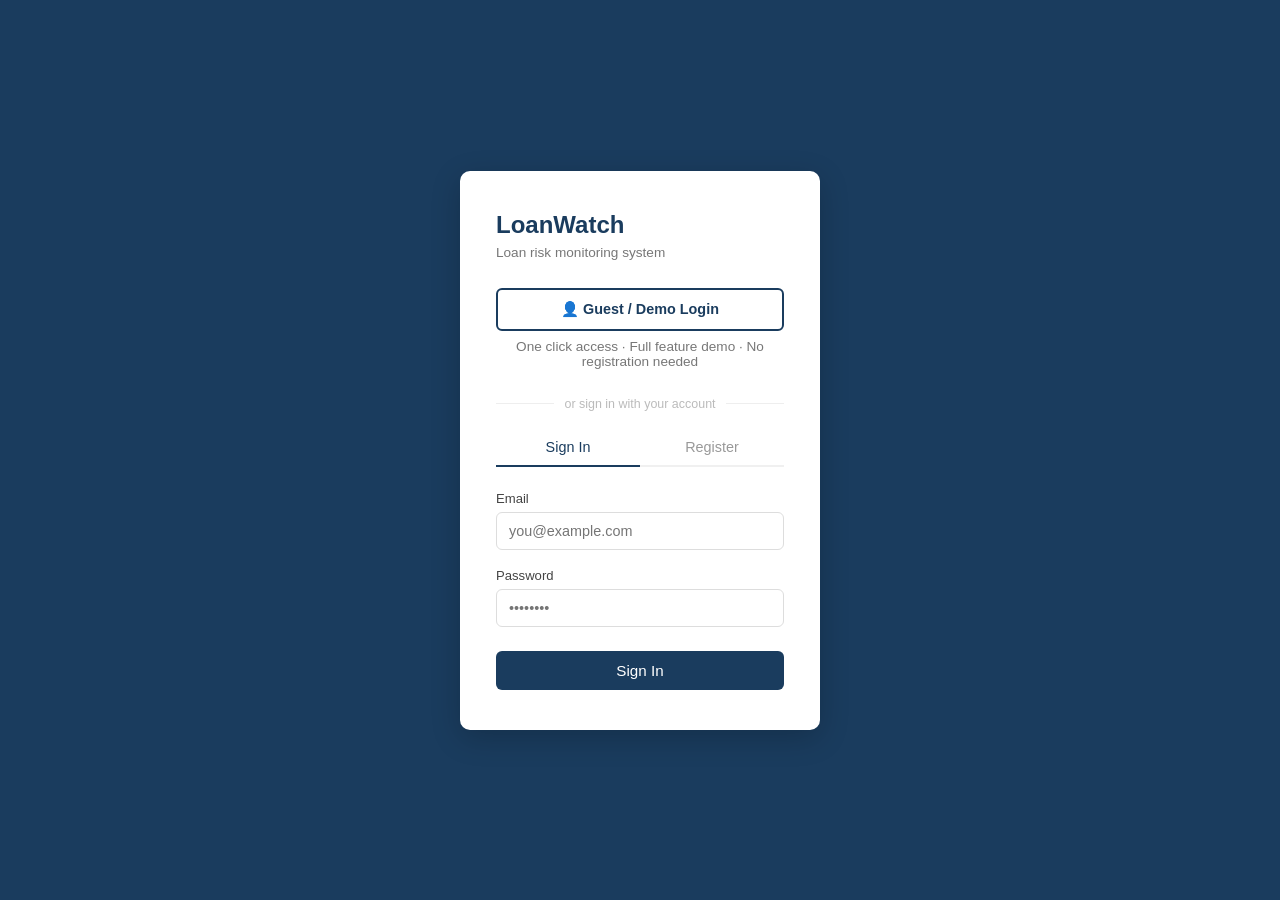
<file: src/main/resources/static/index.html>
<!DOCTYPE html>
<html lang="en">
<head>
    <meta charset="UTF-8">
    <meta name="viewport" content="width=device-width, initial-scale=1.0">
    <title>LoanWatch – Login</title>
    <link rel="stylesheet" href="style.css">
    <style>
        .tabs {
            display: flex;
            margin-bottom: 24px;
            border-bottom: 2px solid #f0f0f0;
        }

        .tab {
            flex: 1;
            text-align: center;
            padding: 10px;
            cursor: pointer;
            font-size: 0.9rem;
            font-weight: 500;
            color: #999;
            border-bottom: 2px solid transparent;
            margin-bottom: -2px;
        }

        .tab.active {
            color: #1a3c5e;
            border-bottom-color: #1a3c5e;
        }

        .tab-panel {
            display: none;
        }

        .tab-panel.active {
            display: block;
        }

        .success-msg {
            color: #27ae60;
            font-size: 0.82rem;
            margin-top: 12px;
            text-align: center;
            display: none;
        }

        .role-select {
            width: 100%;
            padding: 10px 12px;
            border: 1px solid #ddd;
            border-radius: 6px;
            font-size: 0.9rem;
            outline: none;
            background: white;
            color: #333;
        }

        .role-select:focus {
            border-color: #1a3c5e;
        }

        .divider {
            display: flex;
            align-items: center;
            gap: 10px;
            margin: 18px 0;
        }

        .divider hr {
            flex: 1;
            border: none;
            border-top: 1px solid #eee;
        }

        .divider span {
            font-size: 0.78rem;
            color: #bbb;
        }

        .btn-guest {
            width: 100%;
            padding: 11px;
            background: white;
            color: #1a3c5e;
            border: 2px solid #1a3c5e;
            border-radius: 6px;
            font-size: 0.9rem;
            cursor: pointer;
            font-weight: 600;
            display: flex;
            align-items: center;
            justify-content: center;
            gap: 8px;
        }

        .btn-guest:hover {
            background: #f0f4f8;
        }

        .guest-note {
            font-size: 0.75rem;
            color: #aaa;
            text-align: center;
            margin-top: 8px;
        }
    </style>
</head>
<body>

<div class="login-wrapper">
    <div class="login-card">
        <h2>LoanWatch</h2>
        <p>Loan risk monitoring system</p>

        <button class="btn-guest" style="margin-top: 20px;" onclick="guestLogin()">
            👤 Guest / Demo Login
        </button>
        <p class="guest-note">One click access · Full feature demo · No registration needed</p>

        <div class="divider">
            <hr><span>or sign in with your account</span><hr>
        </div>

        <div class="tabs">
            <div class="tab active" onclick="switchTab('login')">Sign In</div>
            <div class="tab" onclick="switchTab('register')">Register</div>
        </div>

        <!-- Login -->
        <div class="tab-panel active" id="loginPanel">
            <div class="form-group">
                <label>Email</label>
                <input type="email" id="loginEmail" placeholder="you@example.com">
            </div>
            <div class="form-group">
                <label>Password</label>
                <input type="password" id="loginPassword" placeholder="••••••••">
            </div>
            <button class="btn-primary" onclick="login()">Sign In</button>
            <p class="error-msg" id="loginErr"></p>
        </div>

        <!-- Register -->
        <div class="tab-panel" id="registerPanel">
            <div class="form-group">
                <label>Full Name</label>
                <input type="text" id="regName" placeholder="Raj Vaibhav">
            </div>
            <div class="form-group">
                <label>Email</label>
                <input type="email" id="regEmail" placeholder="you@example.com">
            </div>
            <div class="form-group">
                <label>Password</label>
                <input type="password" id="regPassword" placeholder="••••••••">
            </div>
            <div class="form-group">
                <label>Role</label>
                <select class="role-select" id="regRole">
                    <option value="MANAGER">Manager</option>
                    <option value="ADMIN">Admin</option>
                    <option value="FIELD_AGENT">Field Agent</option>
                </select>
            </div>
            <button class="btn-primary" onclick="register()">Create Account</button>
            <p class="error-msg" id="registerErr"></p>
            <p class="success-msg" id="registerSuccess">Account created! You can now sign in.</p>
        </div>
    </div>
</div>

<script>
    // Always show the login page. Users must explicitly choose Sign In or Guest.
    // dashboard.html already redirects back here if no token is found.

    function switchTab(tab) {
        document.querySelectorAll('.tab').forEach(t => t.classList.remove('active'));
        document.querySelectorAll('.tab-panel').forEach(p => p.classList.remove('active'));

        if (tab === 'login') {
            document.querySelectorAll('.tab')[0].classList.add('active');
            document.getElementById('loginPanel').classList.add('active');
        } else {
            document.querySelectorAll('.tab')[1].classList.add('active');
            document.getElementById('registerPanel').classList.add('active');
        }
    }

    async function doLogin(email, password) {
        const res = await fetch(`/api/auth/login?email=${encodeURIComponent(email)}&password=${encodeURIComponent(password)}`, {
            method: 'POST'
        });
        const token = await res.text();
        if (!res.ok || token.toLowerCase().includes('not found') || token.toLowerCase().includes('wrong')) {
            return { error: token };
        }
        return { token };
    }

    async function guestLogin() {
        const btn = document.querySelector('.btn-guest');
        btn.textContent = 'Logging in...';
        btn.disabled = true;

        const result = await doLogin('demo@loanwatch.com', 'demo123');

        if (result.error) {
            btn.textContent = '👤 Guest / Demo Login';
            btn.disabled = false;
            alert('Demo account not ready yet. Please restart the server.');
            return;
        }

        localStorage.setItem('token', result.token);
        window.location.href = 'dashboard.html';
    }

    async function login() {
        const email = document.getElementById('loginEmail').value.trim();
        const password = document.getElementById('loginPassword').value.trim();
        const errEl = document.getElementById('loginErr');

        errEl.style.display = 'none';

        if (!email || !password) {
            errEl.textContent = 'Please fill in all fields';
            errEl.style.display = 'block';
            return;
        }

        const result = await doLogin(email, password);

        if (result.error) {
            errEl.textContent = result.error;
            errEl.style.display = 'block';
            return;
        }

        localStorage.setItem('token', result.token);
        window.location.href = 'dashboard.html';
    }

    async function register() {
        const name = document.getElementById('regName').value.trim();
        const email = document.getElementById('regEmail').value.trim();
        const password = document.getElementById('regPassword').value.trim();
        const role = document.getElementById('regRole').value;
        const errEl = document.getElementById('registerErr');
        const successEl = document.getElementById('registerSuccess');

        errEl.style.display = 'none';
        successEl.style.display = 'none';

        if (!name || !email || !password) {
            errEl.textContent = 'Please fill in all fields';
            errEl.style.display = 'block';
            return;
        }

        const res = await fetch(`/api/auth/register?name=${encodeURIComponent(name)}&email=${encodeURIComponent(email)}&password=${encodeURIComponent(password)}&role=${role}`, {
            method: 'POST'
        });

        const msg = await res.text();

        if (msg.toLowerCase().includes('already')) {
            errEl.textContent = msg;
            errEl.style.display = 'block';
            return;
        }

        successEl.style.display = 'block';
        setTimeout(() => switchTab('login'), 1500);
    }

    document.addEventListener('keydown', (e) => {
        if (e.key === 'Enter') {
            const activePanel = document.querySelector('.tab-panel.active').id;
            if (activePanel === 'loginPanel') login();
            else register();
        }
    });
</script>

</body>
</html>
</file>
<file: src/main/resources/static/style.css>
* {
    margin: 0;
    padding: 0;
    box-sizing: border-box;
}

body {
    font-family: 'Segoe UI', sans-serif;
    background: #f0f2f5;
    color: #222;
}

a {
    text-decoration: none;
    color: inherit;
}

/* navbar */
.navbar {
    background: #1a3c5e;
    color: white;
    padding: 14px 30px;
    display: flex;
    justify-content: space-between;
    align-items: center;
}

.navbar h1 {
    font-size: 1.3rem;
    font-weight: 600;
    letter-spacing: 0.5px;
}

.navbar span {
    font-size: 0.85rem;
    opacity: 0.8;
}

.logout-btn {
    background: transparent;
    border: 1px solid rgba(255,255,255,0.4);
    color: white;
    padding: 6px 16px;
    border-radius: 5px;
    cursor: pointer;
    font-size: 0.85rem;
}

.logout-btn:hover {
    background: rgba(255,255,255,0.1);
}

/* login page */
.login-wrapper {
    min-height: 100vh;
    display: flex;
    align-items: center;
    justify-content: center;
    background: #1a3c5e;
}

.login-card {
    background: white;
    padding: 40px 36px;
    border-radius: 10px;
    width: 360px;
    box-shadow: 0 8px 30px rgba(0,0,0,0.2);
}

.login-card h2 {
    font-size: 1.5rem;
    margin-bottom: 6px;
    color: #1a3c5e;
}

.login-card p {
    font-size: 0.85rem;
    color: #777;
    margin-bottom: 28px;
}

.form-group {
    margin-bottom: 18px;
}

.form-group label {
    display: block;
    font-size: 0.82rem;
    font-weight: 500;
    margin-bottom: 6px;
    color: #444;
}

.form-group input {
    width: 100%;
    padding: 10px 12px;
    border: 1px solid #ddd;
    border-radius: 6px;
    font-size: 0.9rem;
    outline: none;
    transition: border 0.2s;
}

.form-group input:focus {
    border-color: #1a3c5e;
}

.btn-primary {
    width: 100%;
    padding: 11px;
    background: #1a3c5e;
    color: white;
    border: none;
    border-radius: 6px;
    font-size: 0.95rem;
    cursor: pointer;
    margin-top: 6px;
}

.btn-primary:hover {
    background: #14304d;
}

.error-msg {
    color: #c0392b;
    font-size: 0.82rem;
    margin-top: 12px;
    text-align: center;
    display: none;
}

/* dashboard */
.page-content {
    padding: 28px 30px;
    max-width: 1100px;
    margin: 0 auto;
}

.page-title {
    font-size: 1.2rem;
    font-weight: 600;
    margin-bottom: 20px;
    color: #1a3c5e;
}

.stats-row {
    display: flex;
    gap: 16px;
    margin-bottom: 28px;
}

.stat-card {
    background: white;
    border-radius: 8px;
    padding: 20px 24px;
    flex: 1;
    box-shadow: 0 2px 8px rgba(0,0,0,0.06);
    border-left: 4px solid #1a3c5e;
}

.stat-card.high {
    border-left-color: #e74c3c;
}

.stat-card.medium {
    border-left-color: #e67e22;
}

.stat-card.low {
    border-left-color: #27ae60;
}

.stat-card h3 {
    font-size: 0.78rem;
    text-transform: uppercase;
    color: #888;
    letter-spacing: 0.5px;
    margin-bottom: 8px;
}

.stat-card .count {
    font-size: 2rem;
    font-weight: 700;
    color: #1a3c5e;
}

.stat-card.high .count { color: #e74c3c; }
.stat-card.medium .count { color: #e67e22; }
.stat-card.low .count { color: #27ae60; }

/* table */
.table-card {
    background: white;
    border-radius: 8px;
    box-shadow: 0 2px 8px rgba(0,0,0,0.06);
    overflow: hidden;
}

.table-card table {
    width: 100%;
    border-collapse: collapse;
    font-size: 0.88rem;
}

.table-card thead {
    background: #f7f8fa;
}

.table-card th {
    padding: 12px 16px;
    text-align: left;
    font-size: 0.78rem;
    text-transform: uppercase;
    color: #888;
    letter-spacing: 0.4px;
    border-bottom: 1px solid #eee;
}

.table-card td {
    padding: 13px 16px;
    border-bottom: 1px solid #f2f2f2;
    color: #333;
}

.table-card tbody tr:hover {
    background: #fafbfc;
    cursor: pointer;
}

.badge {
    padding: 3px 10px;
    border-radius: 20px;
    font-size: 0.75rem;
    font-weight: 600;
}

.badge.HIGH {
    background: #fdecea;
    color: #c0392b;
}

.badge.MEDIUM {
    background: #fef3e2;
    color: #d68910;
}

.badge.LOW {
    background: #eafaf1;
    color: #1e8449;
}

.badge.NA {
    background: #f2f2f2;
    color: #999;
}

.loading {
    text-align: center;
    padding: 40px;
    color: #aaa;
    font-size: 0.9rem;
}

/* borrower detail page */
.back-link {
    display: inline-block;
    margin-bottom: 20px;
    color: #1a3c5e;
    font-size: 0.88rem;
    font-weight: 500;
}

.back-link:hover {
    text-decoration: underline;
}

.detail-grid {
    display: grid;
    grid-template-columns: 1fr 1fr;
    gap: 20px;
    margin-bottom: 24px;
}

.info-card {
    background: white;
    border-radius: 8px;
    padding: 22px;
    box-shadow: 0 2px 8px rgba(0,0,0,0.06);
}

.info-card h3 {
    font-size: 0.82rem;
    text-transform: uppercase;
    color: #888;
    letter-spacing: 0.5px;
    margin-bottom: 16px;
    padding-bottom: 10px;
    border-bottom: 1px solid #f0f0f0;
}

.info-row {
    display: flex;
    justify-content: space-between;
    margin-bottom: 10px;
    font-size: 0.88rem;
}

.info-row .label {
    color: #888;
}

.info-row .value {
    font-weight: 500;
    color: #222;
}

.risk-display {
    text-align: center;
    padding: 10px 0;
}

.risk-score-num {
    font-size: 3rem;
    font-weight: 700;
    color: #1a3c5e;
    line-height: 1;
}

.risk-level-text {
    font-size: 1rem;
    font-weight: 600;
    margin-top: 8px;
}

.risk-level-text.HIGH { color: #e74c3c; }
.risk-level-text.MEDIUM { color: #e67e22; }
.risk-level-text.LOW { color: #27ae60; }
</file>
